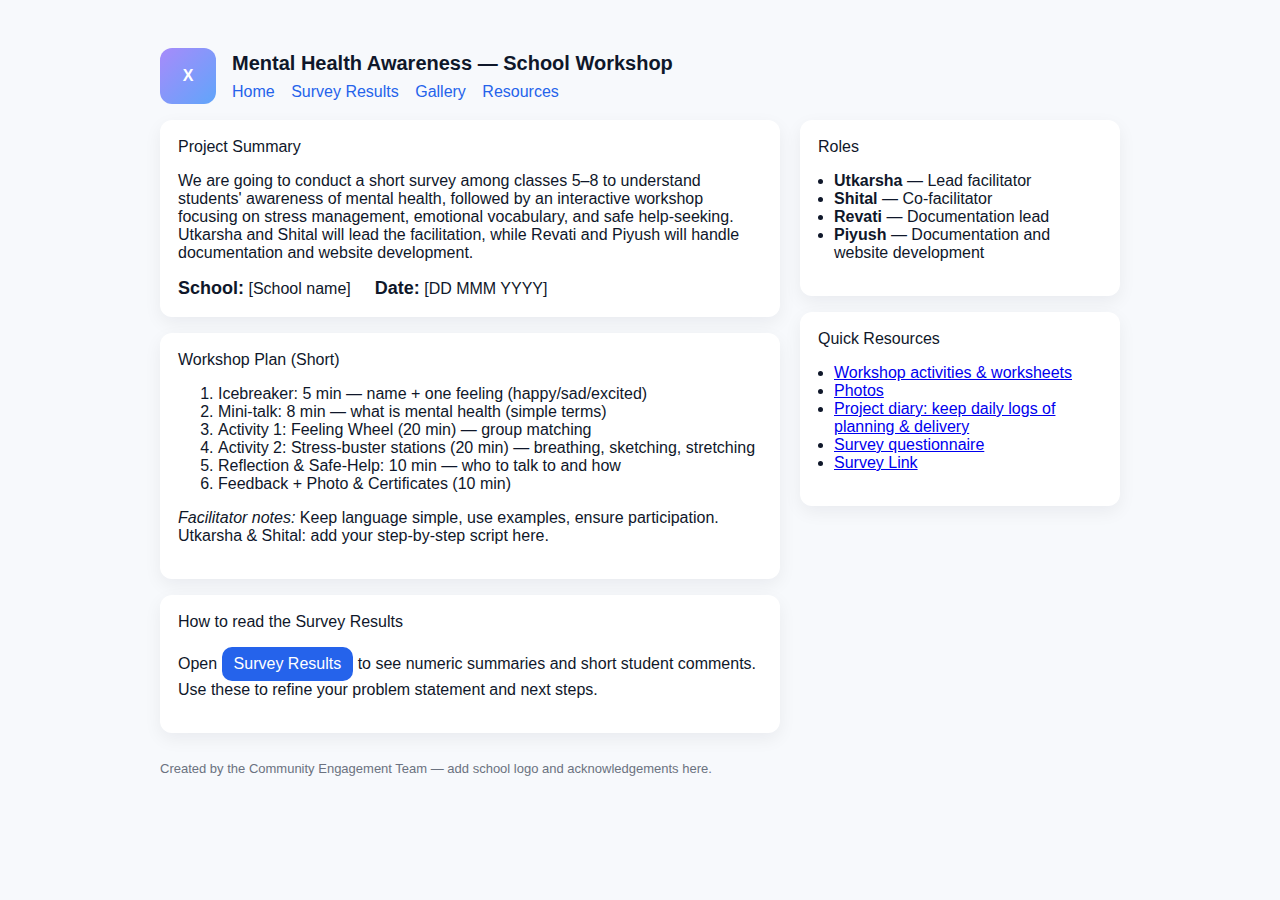
<file: index.html>
<!doctype html>
<html lang="en">
<head>
  <meta charset="utf-8">
  <meta name="viewport" content="width=device-width,initial-scale=1">
  <title>Mental Health Awareness — School Workshop</title>
    <link rel="stylesheet" href="style.css">
  <meta name="description" content="Community project: Mental Health Awareness workshop for school students (classes 5-8). Survey, workshop, gallery, resources, diary.">
</head>
<body>
  <div class="container">
    <header>
      <div style="width:56px;height:56px;border-radius:12px;background:linear-gradient(135deg,#a78bfa,#60a5fa);display:flex;align-items:center;justify-content:center;color:white;font-weight:700">X</div>
      <div class="brand">
        <h1>Mental Health Awareness — School Workshop</h1>
        <nav>
          <a href="index.html">Home</a>
          <a href="survey-results.html">Survey Results</a>
          <a href="gallery.html">Gallery</a>
          <a href="resources.html">Resources</a>
        </nav>
      </div>
    </header>

    <div class="grid">
      <main>
        <section class="card">
          <div class="section-title">Project Summary</div>
          <p>We are going to conduct a short survey among classes 5–8 to understand students' awareness of mental health, followed by an interactive workshop focusing on stress management, emotional vocabulary, and safe help-seeking. Utkarsha and Shital will lead the facilitation, while Revati and Piyush will handle documentation and website development.</p>
          <div style="margin-top:12px" class="kpi">
            <div><strong>School:</strong> [School name]</div>
            <div style="margin-left:12px"><strong>Date:</strong> [DD MMM YYYY]</div>
          </div>
        </section>

        <section class="card">
          <div class="section-title">Workshop Plan (Short)</div>
          <ol>
            <li>Icebreaker: 5 min — name + one feeling (happy/sad/excited)</li>
            <li>Mini-talk: 8 min — what is mental health (simple terms)</li>
            <li>Activity 1: Feeling Wheel (20 min) — group matching</li>
            <li>Activity 2: Stress-buster stations (20 min) — breathing, sketching, stretching</li>
            <li>Reflection & Safe-Help: 10 min — who to talk to and how</li>
            <li>Feedback + Photo & Certificates (10 min)</li>
          </ol>
          <p><em>Facilitator notes:</em> Keep language simple, use examples, ensure participation. Utkarsha & Shital: add your step-by-step script here.</p>
        </section>

        <section class="card">
          <div class="section-title">How to read the Survey Results</div>
          <p>Open <a href="survey-results.html" class="button">Survey Results</a> to see numeric summaries and short student comments. Use these to refine your problem statement and next steps.</p>
        </section>

      </main>

      <aside>
        <div class="card">
          <div class="section-title">Roles</div>
          <ul class="clean">
            <li><strong>Utkarsha</strong> — Lead facilitator</li>
            <li><strong>Shital</strong> — Co-facilitator</li>
            <li><strong>Revati</strong> — Documentation lead</li>
            <li><strong>Piyush</strong> — Documentation and website development</li>
          </ul>
        </div>

        <div class="card">
          <div class="section-title">Quick Resources</div>
          <ul class="clean">
            <li><a href="resources.html">Workshop activities & worksheets</a></li>
            <li><a href="gallery.html">Photos</a></li>
            <li><a href="Project-Diary.html">Project diary: keep daily logs of planning & delivery</a></li>
            <li><a href="questionnare.html">Survey questionnaire</a></li>
            <li><a href="Survey.html">Survey Link</a></li>
          </ul>
        </div>
      </aside>
    </div>

    <div class="footer">Created by the Community Engagement Team — add school logo and acknowledgements here.</div>
  </div>
</body>
</html>
</file>
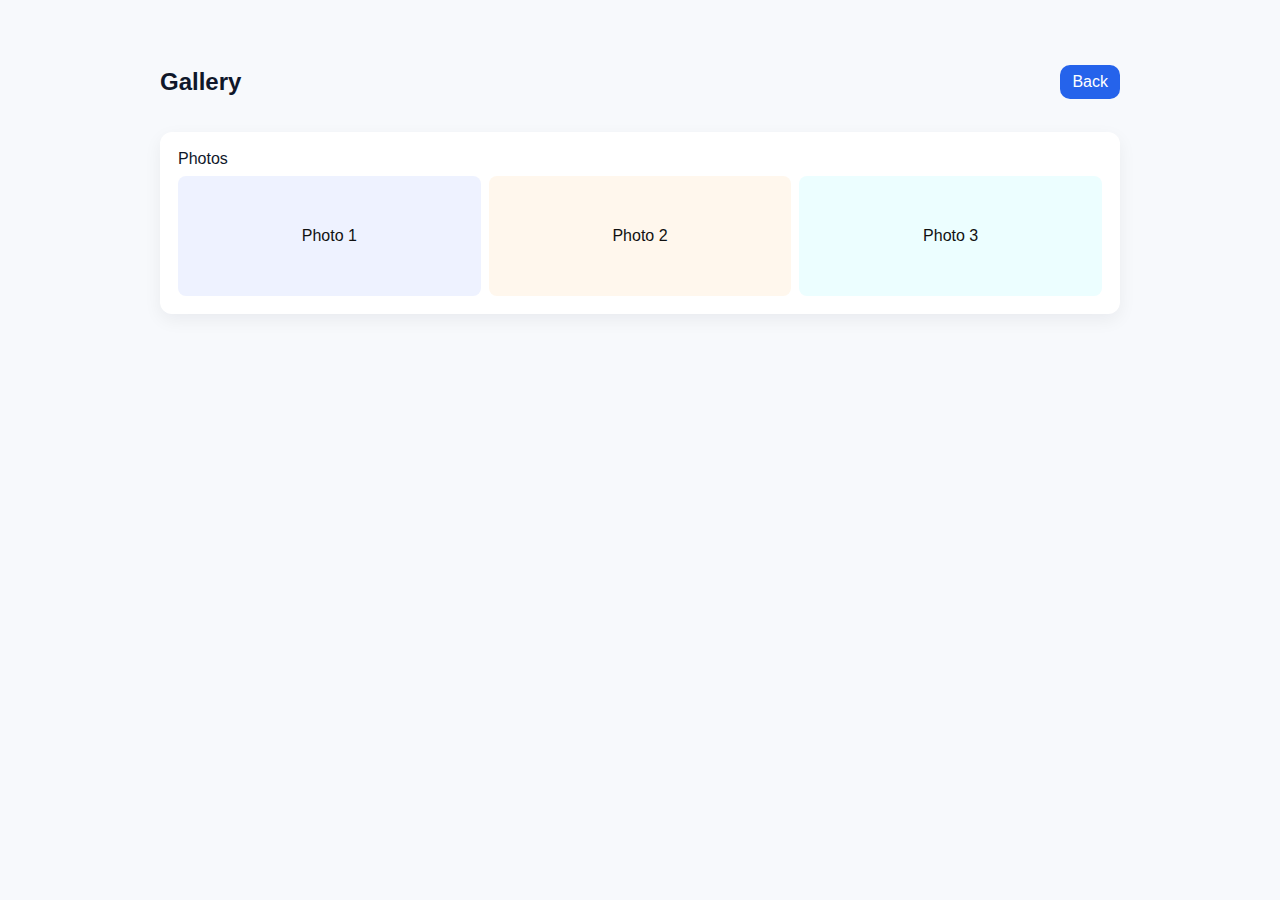
<file: gallery.html>
<!doctype html>
<html lang="en">
<head>
  <meta charset="utf-8">
  <meta name="viewport" content="width=device-width,initial-scale=1">
  <title>Gallery — Mental Health Workshop</title>
    <link rel="stylesheet" href="style.css">
</head>
<body>
  <div class="container">
    <header style="display:flex;align-items:center;justify-content:space-between">
      <h2>Gallery</h2>
      <a href="index.html" class="button">Back</a>
    </header>

    <div class="card">
      <div class="section-title">Photos</div>
      <div class="gallery-grid">
        <!-- PASTE IMAGES HERE by Piyush. Use <img src="photos/1.jpg" alt="..."> -->
        <div style="background:#eef2ff;height:120px;border-radius:8px;display:flex;align-items:center;justify-content:center;color:#111">Photo 1</div>
        <div style="background:#fff7ed;height:120px;border-radius:8px;display:flex;align-items:center;justify-content:center;color:#111">Photo 2</div>
        <div style="background:#ecfeff;height:120px;border-radius:8px;display:flex;align-items:center;justify-content:center;color:#111">Photo 3</div>
      </div>
    </div>

  </div>
</body>
</html>
</file>
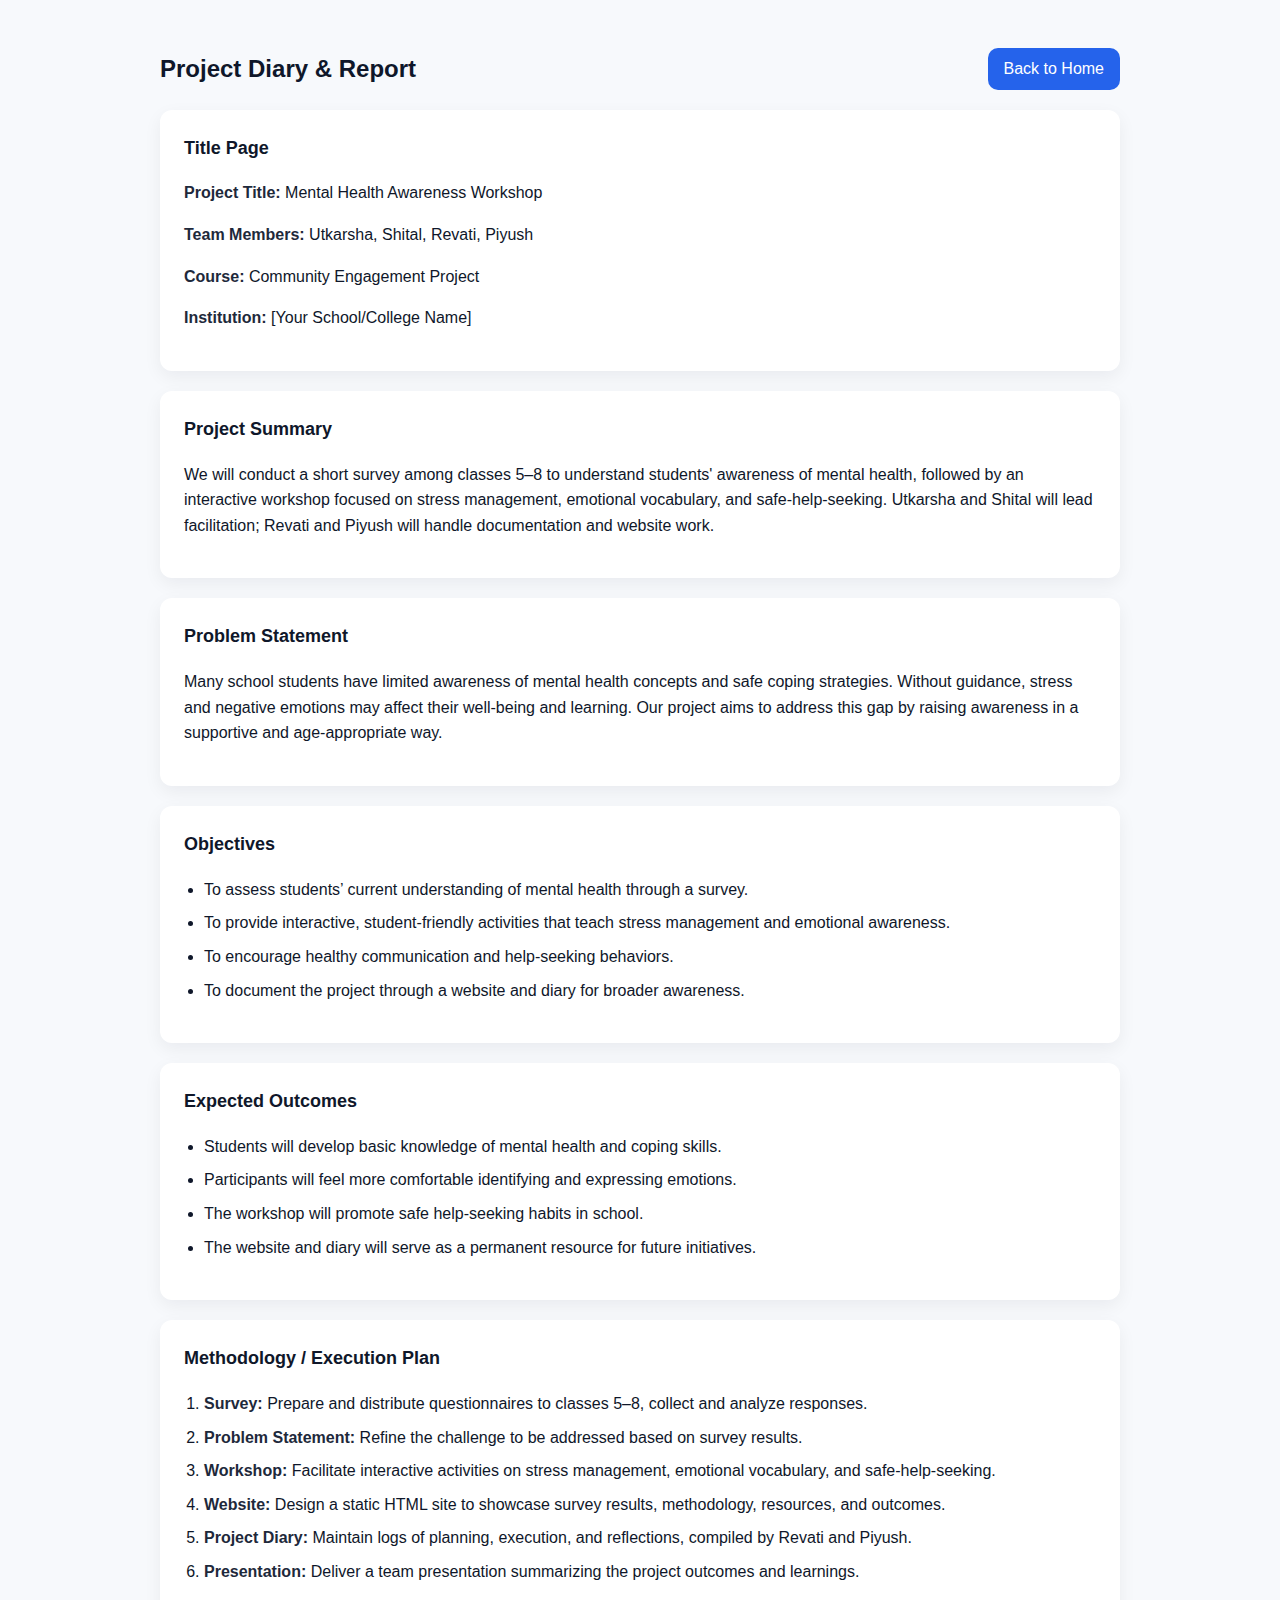
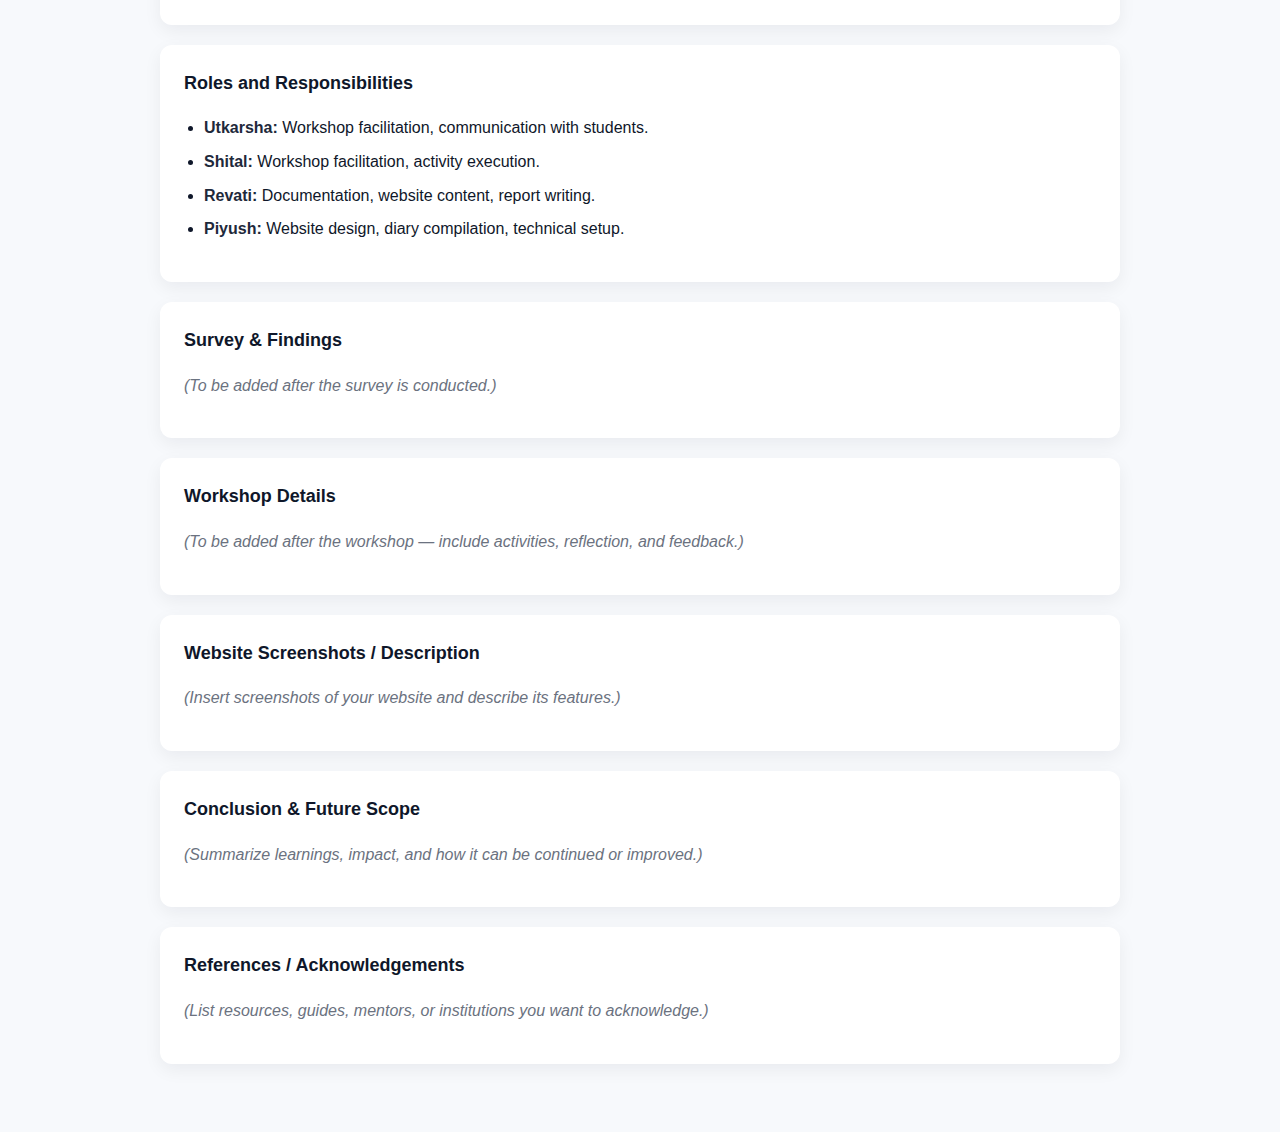
<file: Project-Diary.html>
<!doctype html>
<html lang="en">
<head>
  <meta charset="utf-8">
  <meta name="viewport" content="width=device-width, initial-scale=1">
  <title>Project Diary - Mental Health Workshop</title>
  <meta name="description" content="A detailed project diary logging the planning, execution, and outcomes of the Mental Health Awareness Workshop school project.">
  <style>
    :root {
      --bg: #f7f9fc;
      --card: #ffffff;
      --muted: #6b7280;
      --accent: #2563eb;
      --radius: 12px;
      --maxw: 1000px;
    }
    * { box-sizing: border-box; font-family: Inter, Segoe UI, Arial, sans-serif; }
    body { margin: 0; background: var(--bg); color: #0f172a; line-height: 1.6; }
    .container { max-width: var(--maxw); margin: 28px auto; padding: 20px; }
    header { display: flex; align-items: center; justify-content: space-between; margin-bottom: 20px; }
    h2 { margin: 0; font-size: 24px; }
    h3 { font-size: 18px; margin-top: 0; }
    .card { background: var(--card); padding: 24px; border-radius: var(--radius); box-shadow: 0 6px 18px rgba(12, 18, 31, 0.06); margin-bottom: 20px; }
    .button { display: inline-block; padding: 8px 16px; border-radius: 10px; background: var(--accent); color: white; text-decoration: none; font-weight: 500; }
    ul, ol { padding-left: 20px; }
    li { margin-bottom: 8px; }
    strong { color: #1e293b; }
    .placeholder { color: var(--muted); font-style: italic; }
  </style>
</head>
<body>
  <div class="container">
    <header>
      <h2>Project Diary & Report</h2>
      <a href="index.html" class="button">Back to Home</a>
    </header>

    <main>
      <section class="card">
        <h3>Title Page</h3>
        <p><strong>Project Title:</strong> Mental Health Awareness Workshop</p>
        <p><strong>Team Members:</strong> Utkarsha, Shital, Revati, Piyush</p>
        <p><strong>Course:</strong> Community Engagement Project</p>
        <p><strong>Institution:</strong> [Your School/College Name]</p>
      </section>

      <section class="card">
        <h3>Project Summary</h3>
        <p>We will conduct a short survey among classes 5–8 to understand students' awareness of mental health, followed by an interactive workshop focused on stress management, emotional vocabulary, and safe-help-seeking. Utkarsha and Shital will lead facilitation; Revati and Piyush will handle documentation and website work.</p>
      </section>

      <section class="card">
        <h3>Problem Statement</h3>
        <p>Many school students have limited awareness of mental health concepts and safe coping strategies. Without guidance, stress and negative emotions may affect their well-being and learning. Our project aims to address this gap by raising awareness in a supportive and age-appropriate way.</p>
      </section>

      <section class="card">
        <h3>Objectives</h3>
        <ul>
          <li>To assess students’ current understanding of mental health through a survey.</li>
          <li>To provide interactive, student-friendly activities that teach stress management and emotional awareness.</li>
          <li>To encourage healthy communication and help-seeking behaviors.</li>
          <li>To document the project through a website and diary for broader awareness.</li>
        </ul>
      </section>

      <section class="card">
        <h3>Expected Outcomes</h3>
        <ul>
          <li>Students will develop basic knowledge of mental health and coping skills.</li>
          <li>Participants will feel more comfortable identifying and expressing emotions.</li>
          <li>The workshop will promote safe help-seeking habits in school.</li>
          <li>The website and diary will serve as a permanent resource for future initiatives.</li>
        </ul>
      </section>

      <section class="card">
        <h3>Methodology / Execution Plan</h3>
        <ol>
          <li><strong>Survey:</strong> Prepare and distribute questionnaires to classes 5–8, collect and analyze responses.</li>
          <li><strong>Problem Statement:</strong> Refine the challenge to be addressed based on survey results.</li>
          <li><strong>Workshop:</strong> Facilitate interactive activities on stress management, emotional vocabulary, and safe-help-seeking.</li>
          <li><strong>Website:</strong> Design a static HTML site to showcase survey results, methodology, resources, and outcomes.</li>
          <li><strong>Project Diary:</strong> Maintain logs of planning, execution, and reflections, compiled by Revati and Piyush.</li>
          <li><strong>Presentation:</strong> Deliver a team presentation summarizing the project outcomes and learnings.</li>
        </ol>
      </section>
      
      <section class="card">
        <h3>Roles and Responsibilities</h3>
        <ul>
          <li><strong>Utkarsha:</strong> Workshop facilitation, communication with students.</li>
          <li><strong>Shital:</strong> Workshop facilitation, activity execution.</li>
          <li><strong>Revati:</strong> Documentation, website content, report writing.</li>
          <li><strong>Piyush:</strong> Website design, diary compilation, technical setup.</li>
        </ul>
      </section>

      <section class="card">
        <h3>Survey & Findings</h3>
        <p class="placeholder">(To be added after the survey is conducted.)</p>
      </section>

      <section class="card">
        <h3>Workshop Details</h3>
        <p class="placeholder">(To be added after the workshop — include activities, reflection, and feedback.)</p>
      </section>

      <section class="card">
        <h3>Website Screenshots / Description</h3>
        <p class="placeholder">(Insert screenshots of your website and describe its features.)</p>
      </section>

      <section class="card">
        <h3>Conclusion & Future Scope</h3>
        <p class="placeholder">(Summarize learnings, impact, and how it can be continued or improved.)</p>
      </section>

      <section class="card">
        <h3>References / Acknowledgements</h3>
        <p class="placeholder">(List resources, guides, mentors, or institutions you want to acknowledge.)</p>
      </section>
    </main>
  </div>
</body>
</html>
</file>
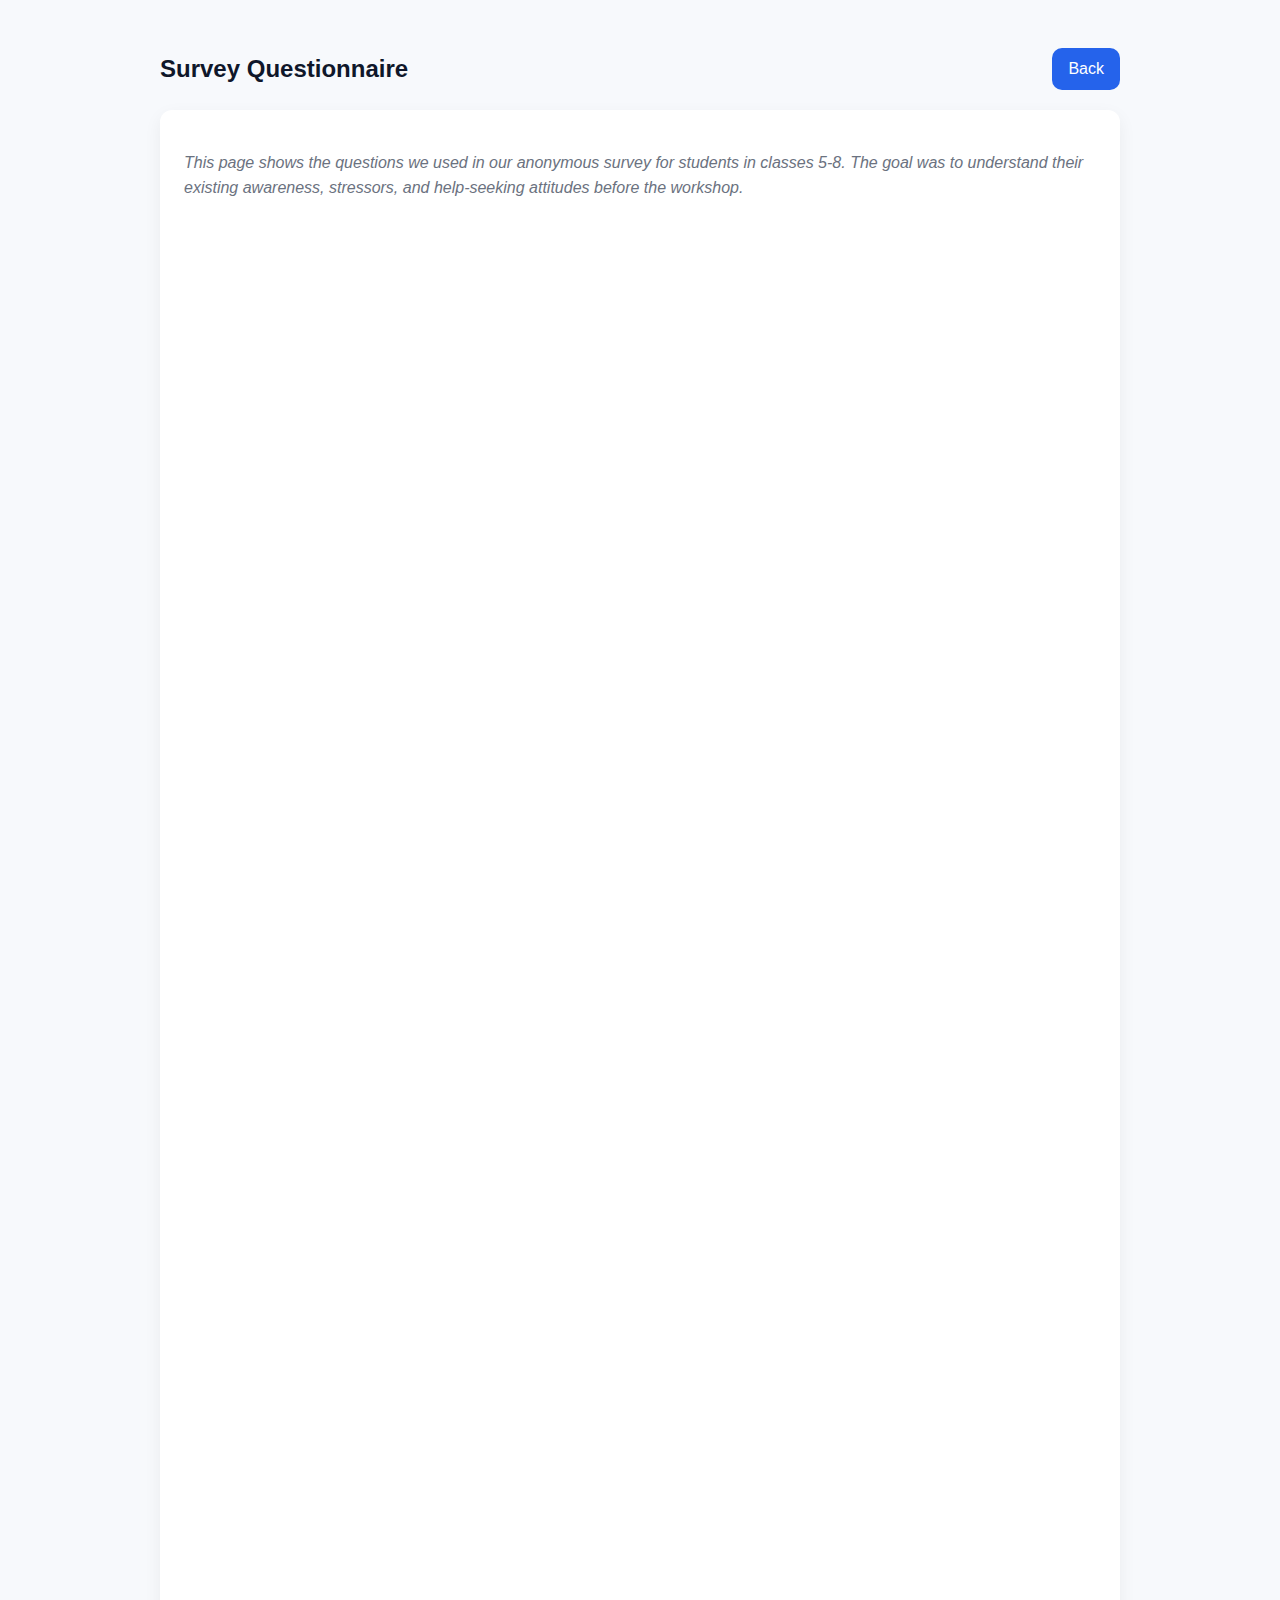
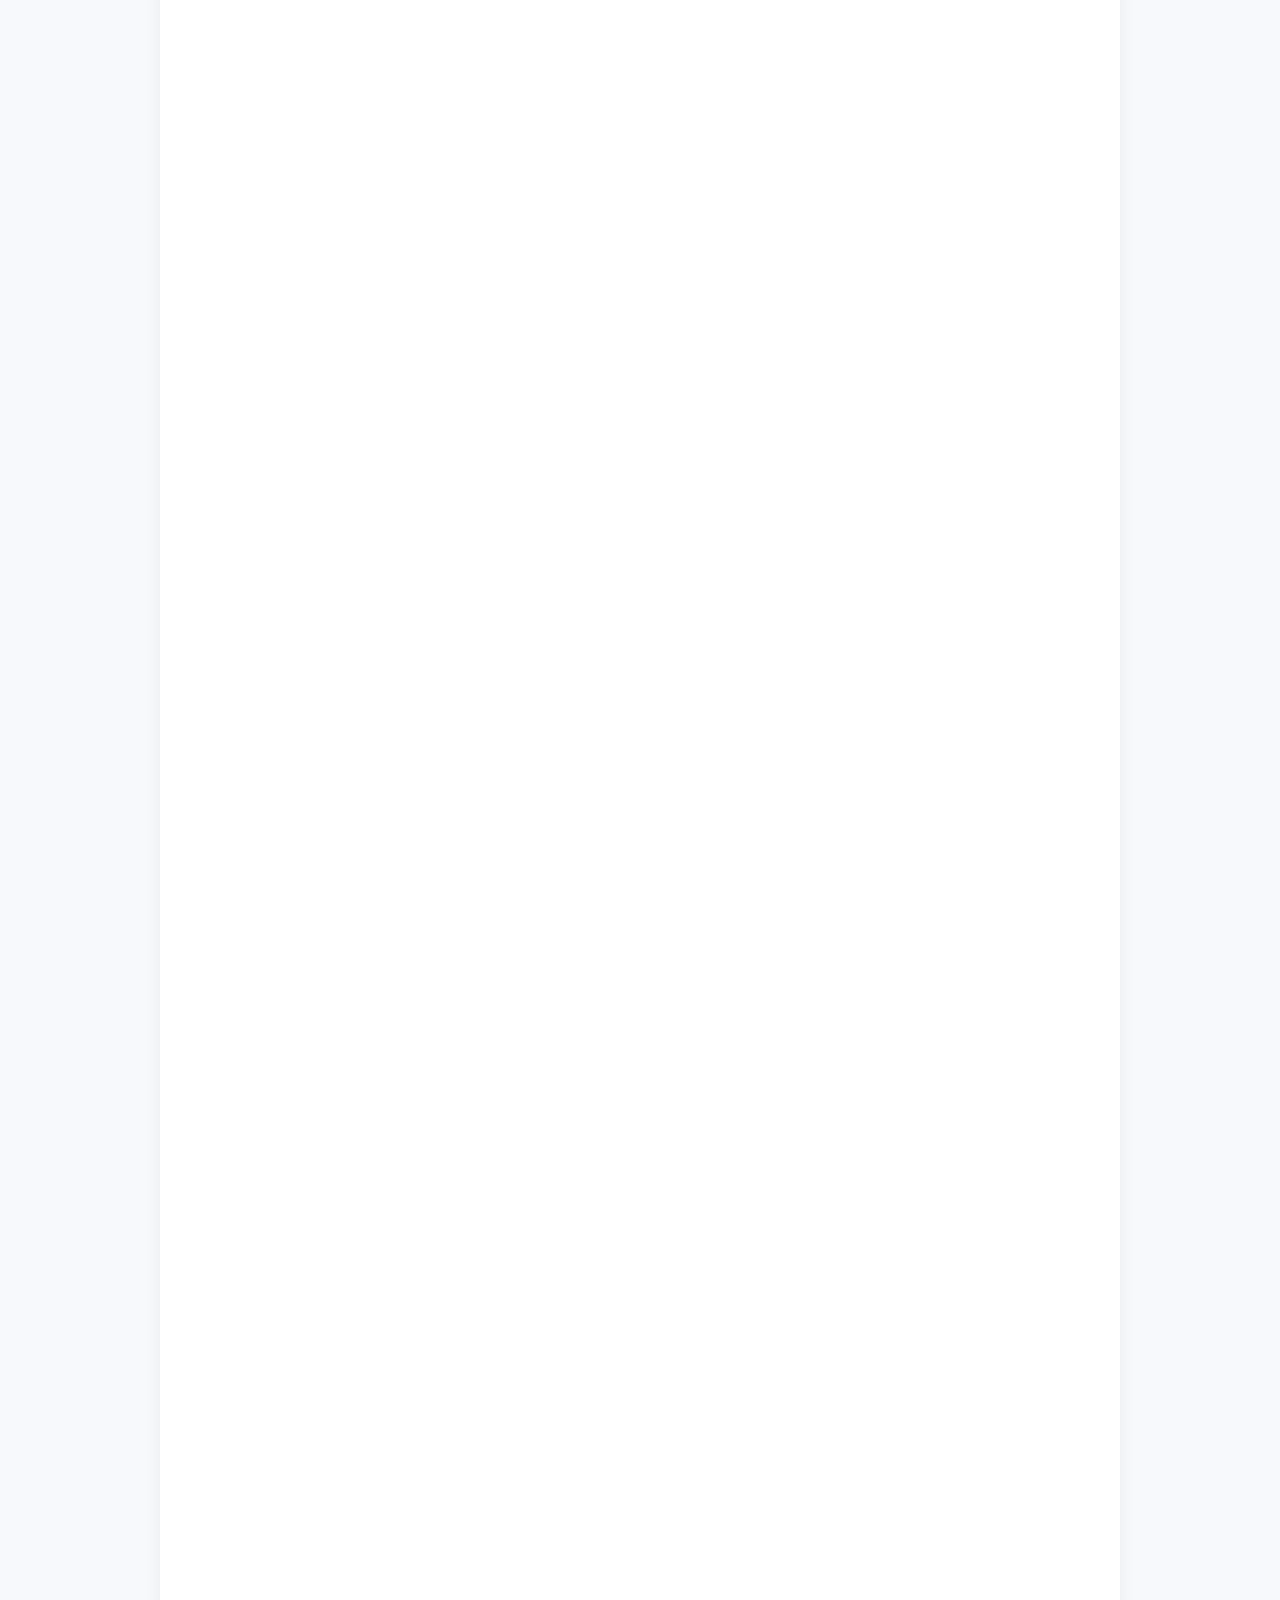
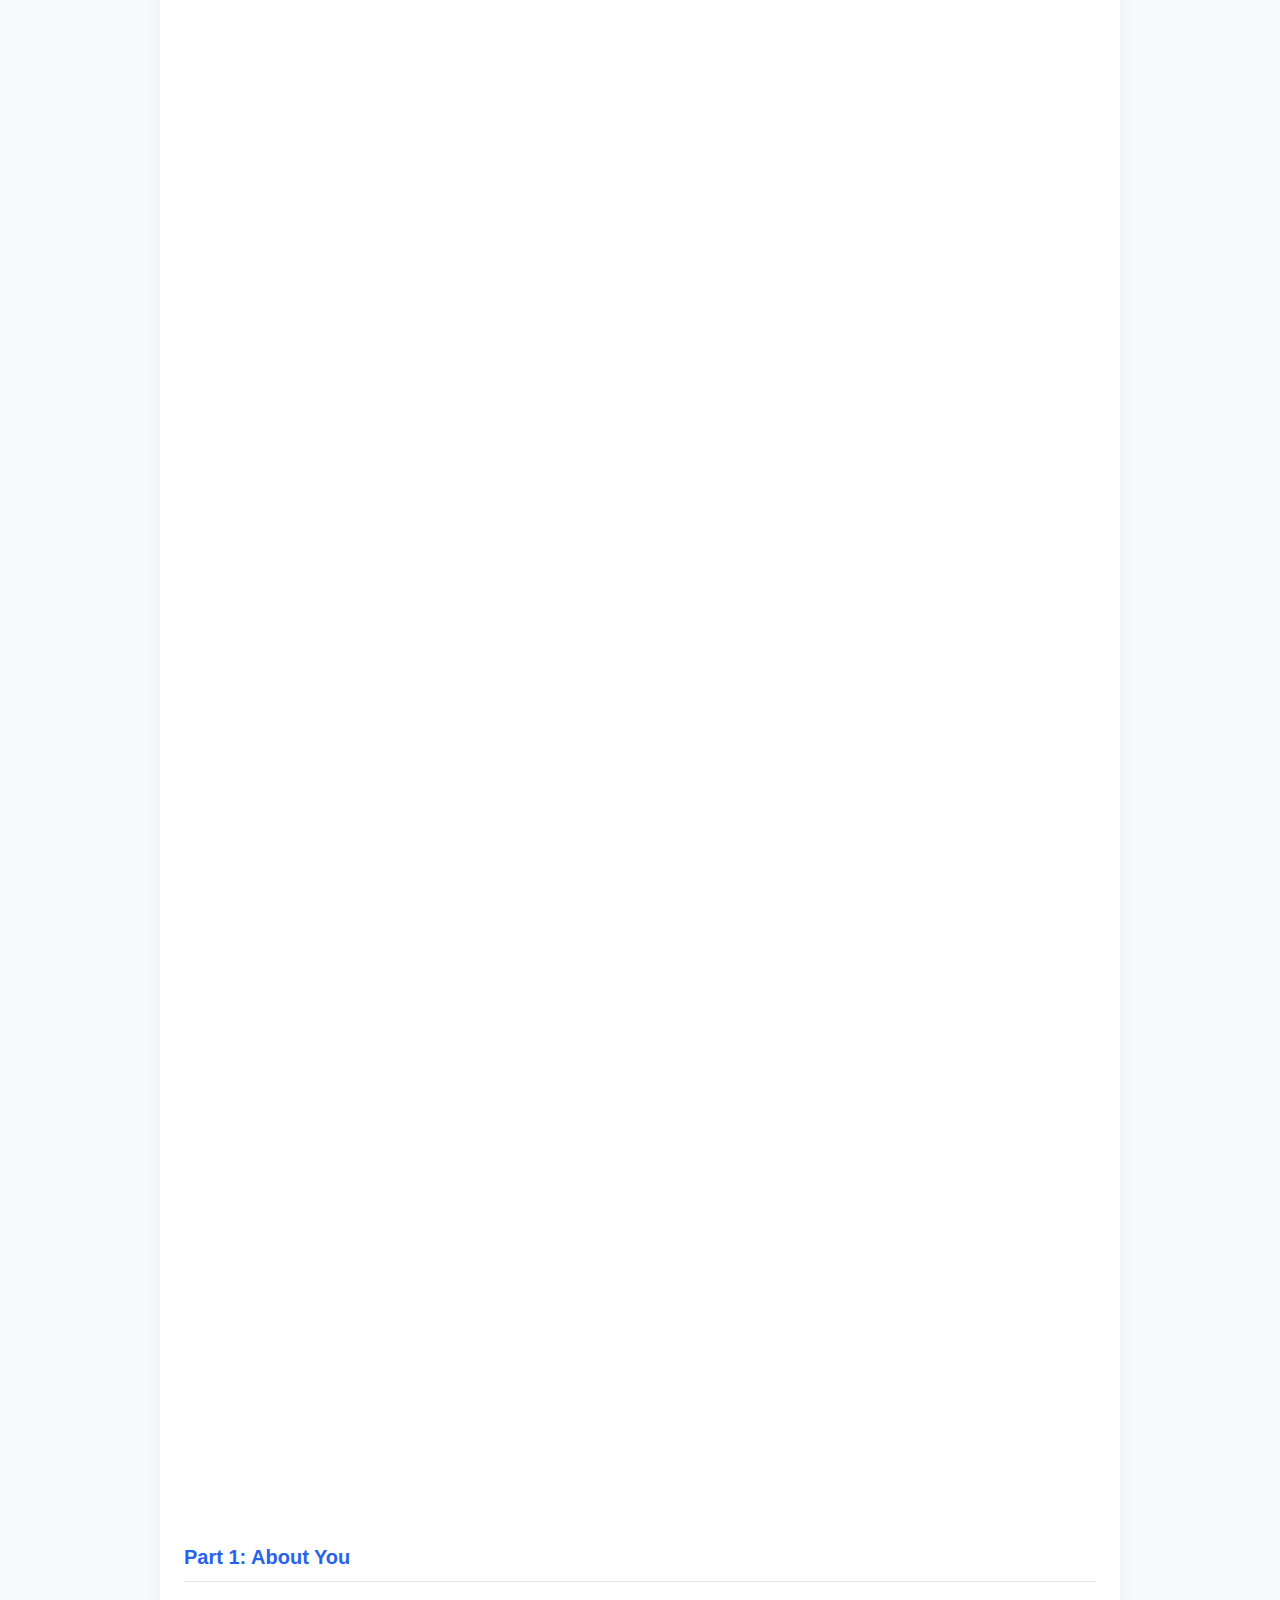
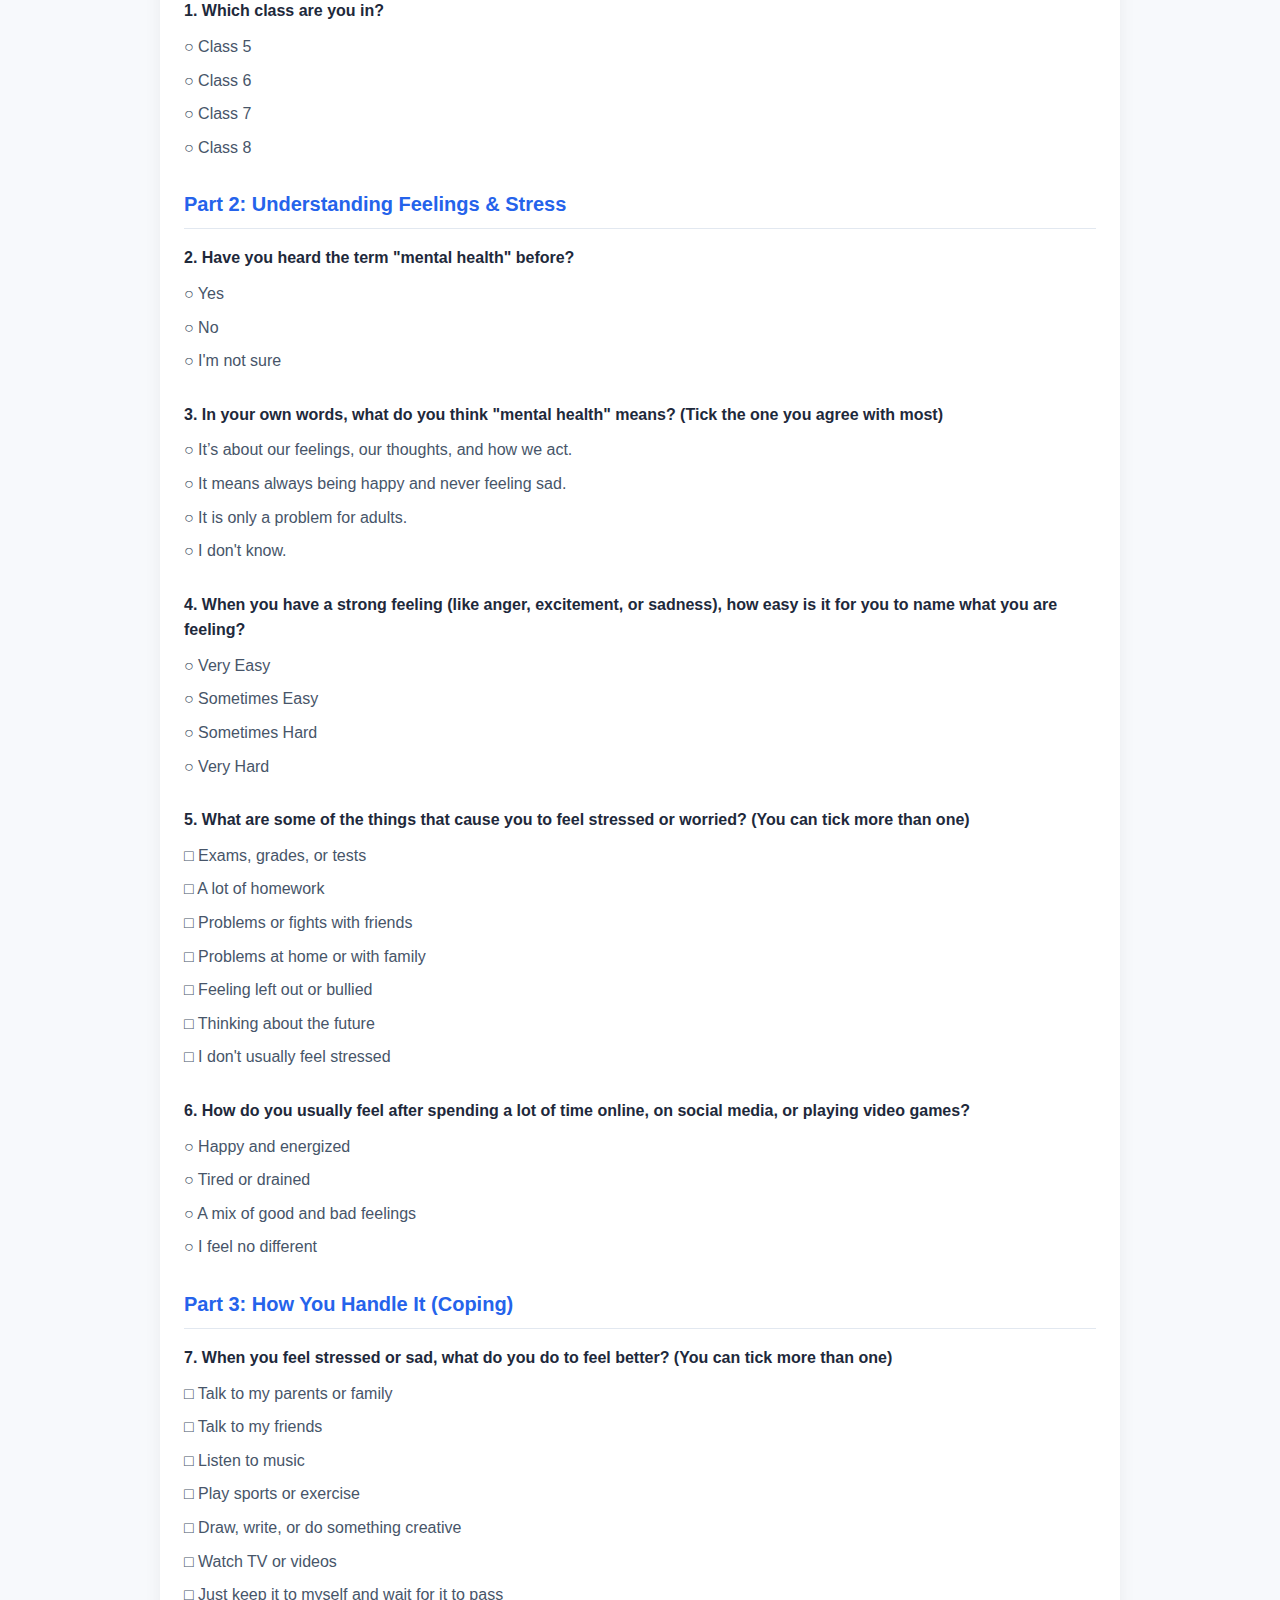
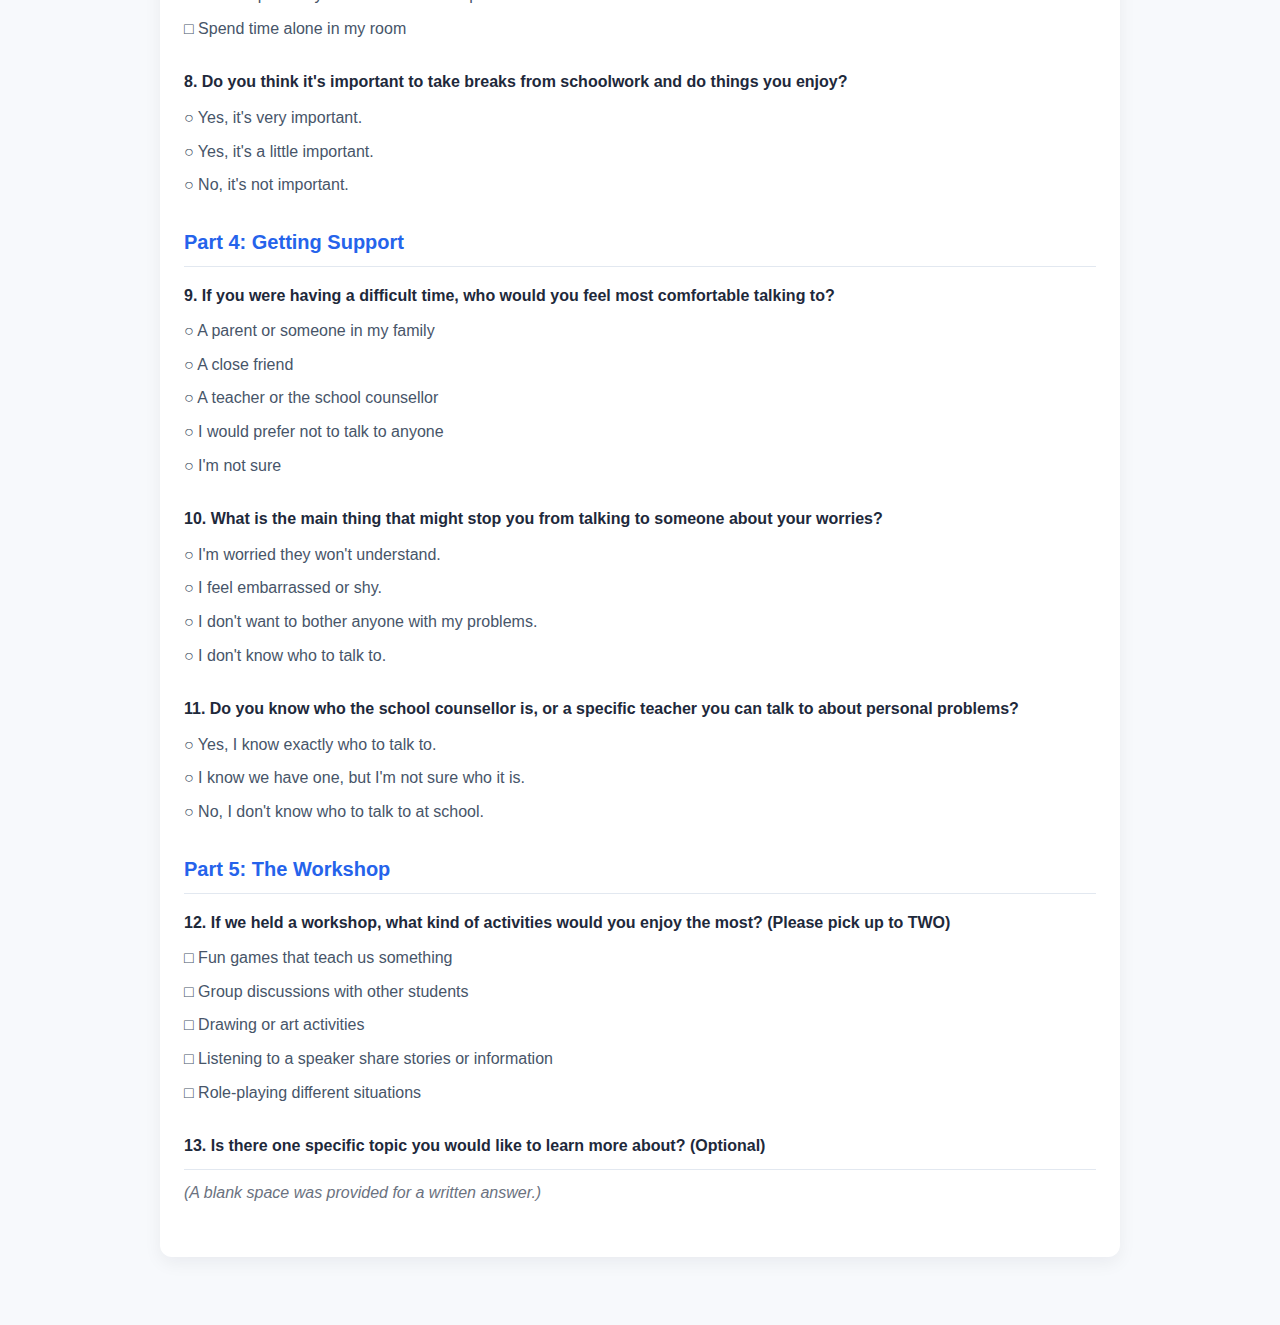
<file: questionnare.html>
<!doctype html>
<html lang="en">
<head>
  <meta charset="utf-8">
  <meta name="viewport" content="width=device-width, initial-scale=1">
  <title>Survey Questionnaire - Mental Health Workshop</title>
  <meta name="description" content="The full questionnaire used for the Mental Health Awareness school project survey.">
  <style>
    :root {
      --bg: #f7f9fc;
      --card: #ffffff;
      --muted: #6b7280;
      --accent: #2563eb;
      --radius: 12px;
      --maxw: 1000px;
    }
    * { box-sizing: border-box; font-family: Inter, Segoe UI, Arial, sans-serif; }
    body { margin: 0; background: var(--bg); color: #0f172a; line-height: 1.6; }
    .container { max-width: var(--maxw); margin: 28px auto; padding: 20px; }
    header { display: flex; align-items: center; justify-content: space-between; margin-bottom: 20px; }
    h2 { margin: 0; font-size: 24px; }
    h3 { font-size: 20px; color: var(--accent); border-bottom: 1px solid #e2e8f0; padding-bottom: 8px; margin-top: 0; margin-bottom: 16px;}
    .card { background: var(--card); padding: 24px; border-radius: var(--radius); box-shadow: 0 6px 18px rgba(12, 18, 31, 0.06); margin-bottom: 20px; }
    .button { display: inline-block; padding: 8px 16px; border-radius: 10px; background: var(--accent); color: white; text-decoration: none; font-weight: 500; }
    .intro-text { font-style: italic; color: var(--muted); margin-bottom: 24px; }
    .question-block { margin-bottom: 28px; }
    .question-block p { font-weight: 600; margin-bottom: 10px; color: #1e293b; }
    .question-block ul { list-style: none; padding-left: 0; margin: 0; }
    .question-block li { margin-bottom: 8px; color: #475569; }
    .placeholder { color: var(--muted); font-style: italic; border-top: 1px solid #e2e8f0; padding-top: 10px; margin-top:10px; }
  </style>
</head>
<body>
  <div class="container">
    <header>
      <h2>Survey Questionnaire</h2>
      <a href="index.html" class="button">Back</a>
    </header>

    <main>
      <div class="card">
        <p class="intro-text">This page shows the questions we used in our anonymous survey for students in classes 5-8. The goal was to understand their existing awareness, stressors, and help-seeking attitudes before the workshop.</p>
<iframe src="https://docs.google.com/forms/d/e/1FAIpQLSfu0ghrtcoOZgbe-GZTQ5LXE3Afz5TN_jBuie8YktIyhLfFbg/viewform?embedded=true" width="640" height="4509" frameborder="0" marginheight="0" marginwidth="0">Loading…</iframe>
        <h3>Part 1: About You</h3>
        <div class="question-block">
          <p>1. Which class are you in?</p>
          <ul>
            <li>○ Class 5</li>
            <li>○ Class 6</li>
            <li>○ Class 7</li>
            <li>○ Class 8</li>
          </ul>
        </div>

        <h3>Part 2: Understanding Feelings & Stress</h3>
        <div class="question-block">
          <p>2. Have you heard the term "mental health" before?</p>
          <ul>
            <li>○ Yes</li>
            <li>○ No</li>
            <li>○ I'm not sure</li>
          </ul>
        </div>
        <div class="question-block">
          <p>3. In your own words, what do you think "mental health" means? (Tick the one you agree with most)</p>
          <ul>
            <li>○ It’s about our feelings, our thoughts, and how we act.</li>
            <li>○ It means always being happy and never feeling sad.</li>
            <li>○ It is only a problem for adults.</li>
            <li>○ I don't know.</li>
          </ul>
        </div>
        <div class="question-block">
          <p>4. When you have a strong feeling (like anger, excitement, or sadness), how easy is it for you to name what you are feeling?</p>
          <ul>
            <li>○ Very Easy</li>
            <li>○ Sometimes Easy</li>
            <li>○ Sometimes Hard</li>
            <li>○ Very Hard</li>
          </ul>
        </div>
        <div class="question-block">
          <p>5. What are some of the things that cause you to feel stressed or worried? (You can tick more than one)</p>
          <ul>
            <li>□ Exams, grades, or tests</li>
            <li>□ A lot of homework</li>
            <li>□ Problems or fights with friends</li>
            <li>□ Problems at home or with family</li>
            <li>□ Feeling left out or bullied</li>
            <li>□ Thinking about the future</li>
            <li>□ I don't usually feel stressed</li>
          </ul>
        </div>
        <div class="question-block">
          <p>6. How do you usually feel after spending a lot of time online, on social media, or playing video games?</p>
          <ul>
            <li>○ Happy and energized</li>
            <li>○ Tired or drained</li>
            <li>○ A mix of good and bad feelings</li>
            <li>○ I feel no different</li>
          </ul>
        </div>

        <h3>Part 3: How You Handle It (Coping)</h3>
        <div class="question-block">
          <p>7. When you feel stressed or sad, what do you do to feel better? (You can tick more than one)</p>
          <ul>
            <li>□ Talk to my parents or family</li>
            <li>□ Talk to my friends</li>
            <li>□ Listen to music</li>
            <li>□ Play sports or exercise</li>
            <li>□ Draw, write, or do something creative</li>
            <li>□ Watch TV or videos</li>
            <li>□ Just keep it to myself and wait for it to pass</li>
            <li>□ Spend time alone in my room</li>
          </ul>
        </div>
        <div class="question-block">
          <p>8. Do you think it's important to take breaks from schoolwork and do things you enjoy?</p>
          <ul>
            <li>○ Yes, it's very important.</li>
            <li>○ Yes, it's a little important.</li>
            <li>○ No, it's not important.</li>
          </ul>
        </div>

        <h3>Part 4: Getting Support</h3>
        <div class="question-block">
          <p>9. If you were having a difficult time, who would you feel most comfortable talking to?</p>
          <ul>
            <li>○ A parent or someone in my family</li>
            <li>○ A close friend</li>
            <li>○ A teacher or the school counsellor</li>
            <li>○ I would prefer not to talk to anyone</li>
            <li>○ I'm not sure</li>
          </ul>
        </div>
        <div class="question-block">
          <p>10. What is the main thing that might stop you from talking to someone about your worries?</p>
          <ul>
            <li>○ I'm worried they won't understand.</li>
            <li>○ I feel embarrassed or shy.</li>
            <li>○ I don't want to bother anyone with my problems.</li>
            <li>○ I don't know who to talk to.</li>
          </ul>
        </div>
        <div class="question-block">
          <p>11. Do you know who the school counsellor is, or a specific teacher you can talk to about personal problems?</p>
          <ul>
            <li>○ Yes, I know exactly who to talk to.</li>
            <li>○ I know we have one, but I'm not sure who it is.</li>
            <li>○ No, I don't know who to talk to at school.</li>
          </ul>
        </div>

        <h3>Part 5: The Workshop</h3>
        <div class="question-block">
          <p>12. If we held a workshop, what kind of activities would you enjoy the most? (Please pick up to TWO)</p>
          <ul>
            <li>□ Fun games that teach us something</li>
            <li>□ Group discussions with other students</li>
            <li>□ Drawing or art activities</li>
            <li>□ Listening to a speaker share stories or information</li>
            <li>□ Role-playing different situations</li>
          </ul>
        </div>
        <div class="question-block">
            <p>13. Is there one specific topic you would like to learn more about? (Optional)</p>
            <div class="placeholder">(A blank space was provided for a written answer.)</div>
        </div>

      </div>
    </main>
  </div>
</body>
</html>
</file>
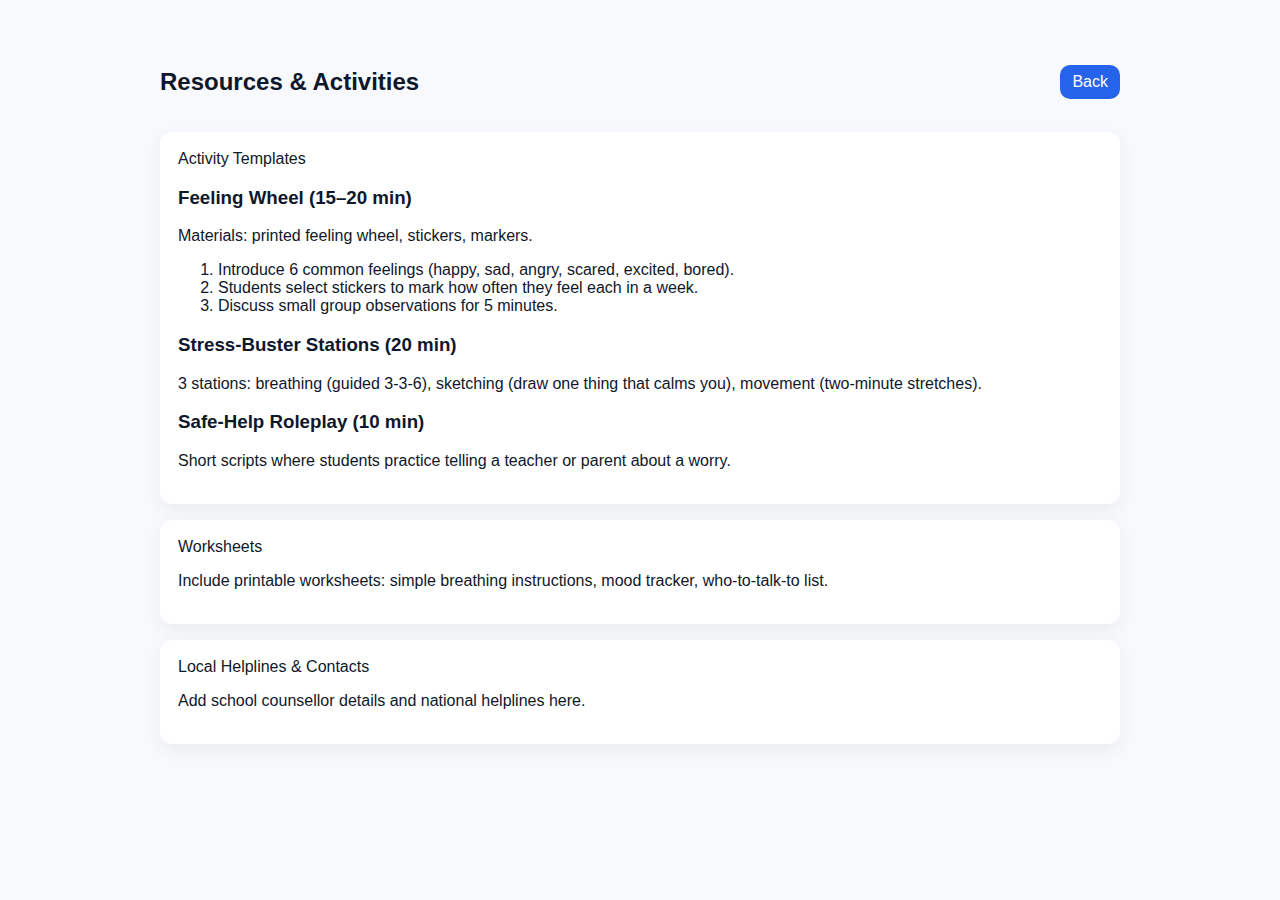
<file: resources.html>
<!doctype html>
<html lang="en">
<head>
  <meta charset="utf-8">
  <meta name="viewport" content="width=device-width,initial-scale=1">
  <title>Resources — Mental Health Workshop</title>
    <link rel="stylesheet" href="style.css">
</head>
<body>
  <div class="container">
    <header style="display:flex;align-items:center;justify-content:space-between">
      <h2>Resources & Activities</h2>
      <a href="index.html" class="button">Back</a>
    </header>

    <div class="card">
      <div class="section-title">Activity Templates</div>
      <h3>Feeling Wheel (15–20 min)</h3>
      <p>Materials: printed feeling wheel, stickers, markers.</p>
      <ol>
        <li>Introduce 6 common feelings (happy, sad, angry, scared, excited, bored).</li>
        <li>Students select stickers to mark how often they feel each in a week.</li>
        <li>Discuss small group observations for 5 minutes.</li>
      </ol>

      <h3>Stress-Buster Stations (20 min)</h3>
      <p>3 stations: breathing (guided 3-3-6), sketching (draw one thing that calms you), movement (two-minute stretches).</p>

      <h3>Safe-Help Roleplay (10 min)</h3>
      <p>Short scripts where students practice telling a teacher or parent about a worry.</p>
    </div>

    <div class="card">
      <div class="section-title">Worksheets</div>
      <p>Include printable worksheets: simple breathing instructions, mood tracker, who-to-talk-to list.</p>
    </div>

    <div class="card">
      <div class="section-title">Local Helplines & Contacts</div>
      <p>Add school counsellor details and national helplines here.</p>
    </div>
  </div>
</body>
</html>
</file>
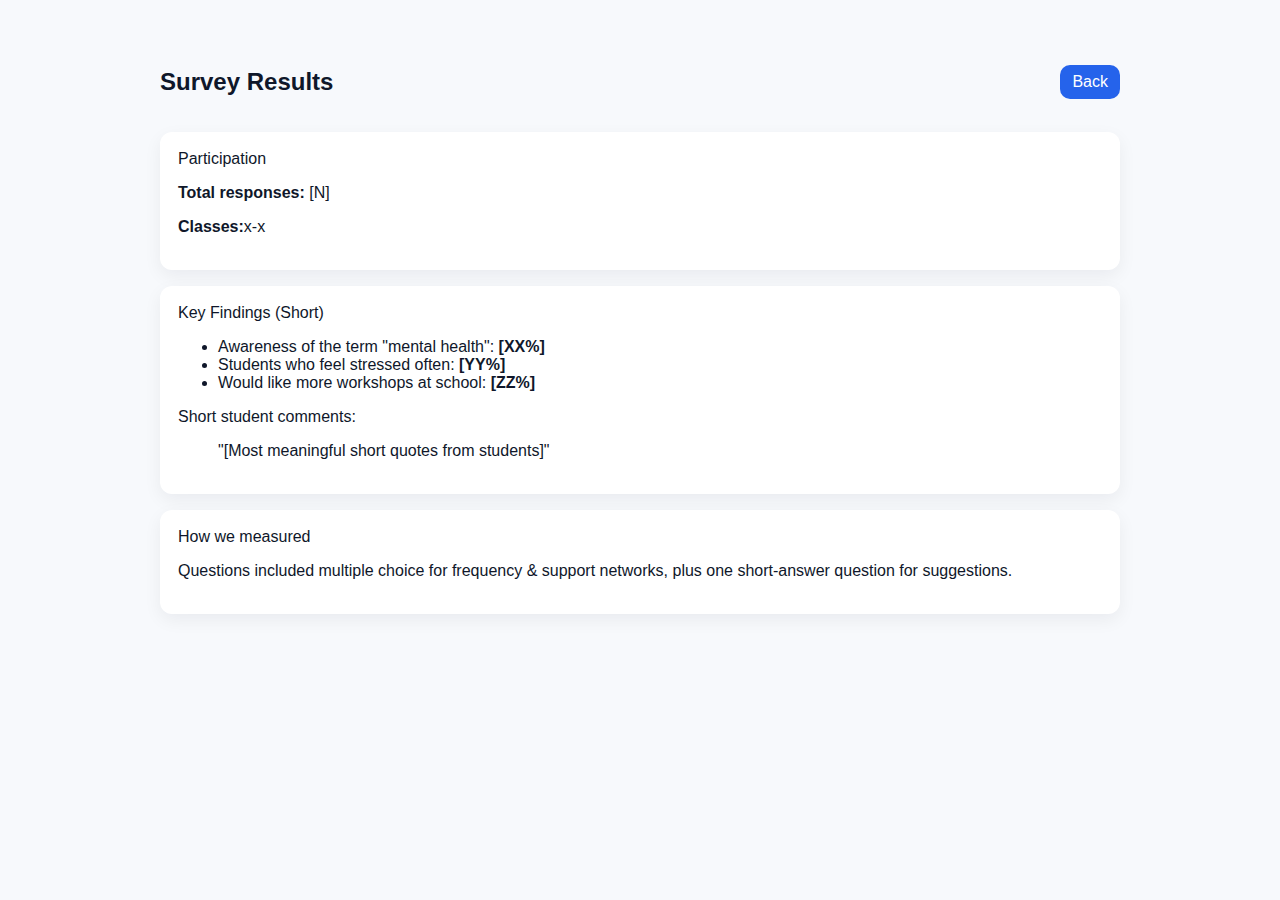
<file: survey-results.html>
<!doctype html>
<html lang="en">
<head>
  <meta charset="utf-8">
  <meta name="viewport" content="width=device-width,initial-scale=1">
  <title>Survey Results — Mental Health Workshop</title>
    <link rel="stylesheet" href="style.css">
</head>
<body>
  <div class="container">
    <header style="display:flex;align-items:center;justify-content:space-between">
      <h2>Survey Results</h2>
      <a href="index.html" class="button">Back</a>
    </header>

    <div class="card">
      <div class="section-title">Participation</div>
      <p><strong>Total responses:</strong> <span id="totalResponses">[N]</span></p>
      <p><strong>Classes:</strong>x-x</p>
    </div>

    <div class="card">
      <div class="section-title">Key Findings (Short)</div>
      <ul>
        <li>Awareness of the term "mental health": <strong>[XX%]</strong></li>
        <li>Students who feel stressed often: <strong>[YY%]</strong></li>
        <li>Would like more workshops at school: <strong>[ZZ%]</strong></li>
      </ul>
      <p>Short student comments:</p>
      <blockquote id="comments">"[Most meaningful short quotes from students]"</blockquote>
    </div>

    <div class="card">
      <div class="section-title">How we measured</div>
      <p>Questions included multiple choice for frequency & support networks, plus one short-answer question for suggestions.</p>
    </div>

    <p class="footer"></p>
  </div>
</body>
</html>
</file>
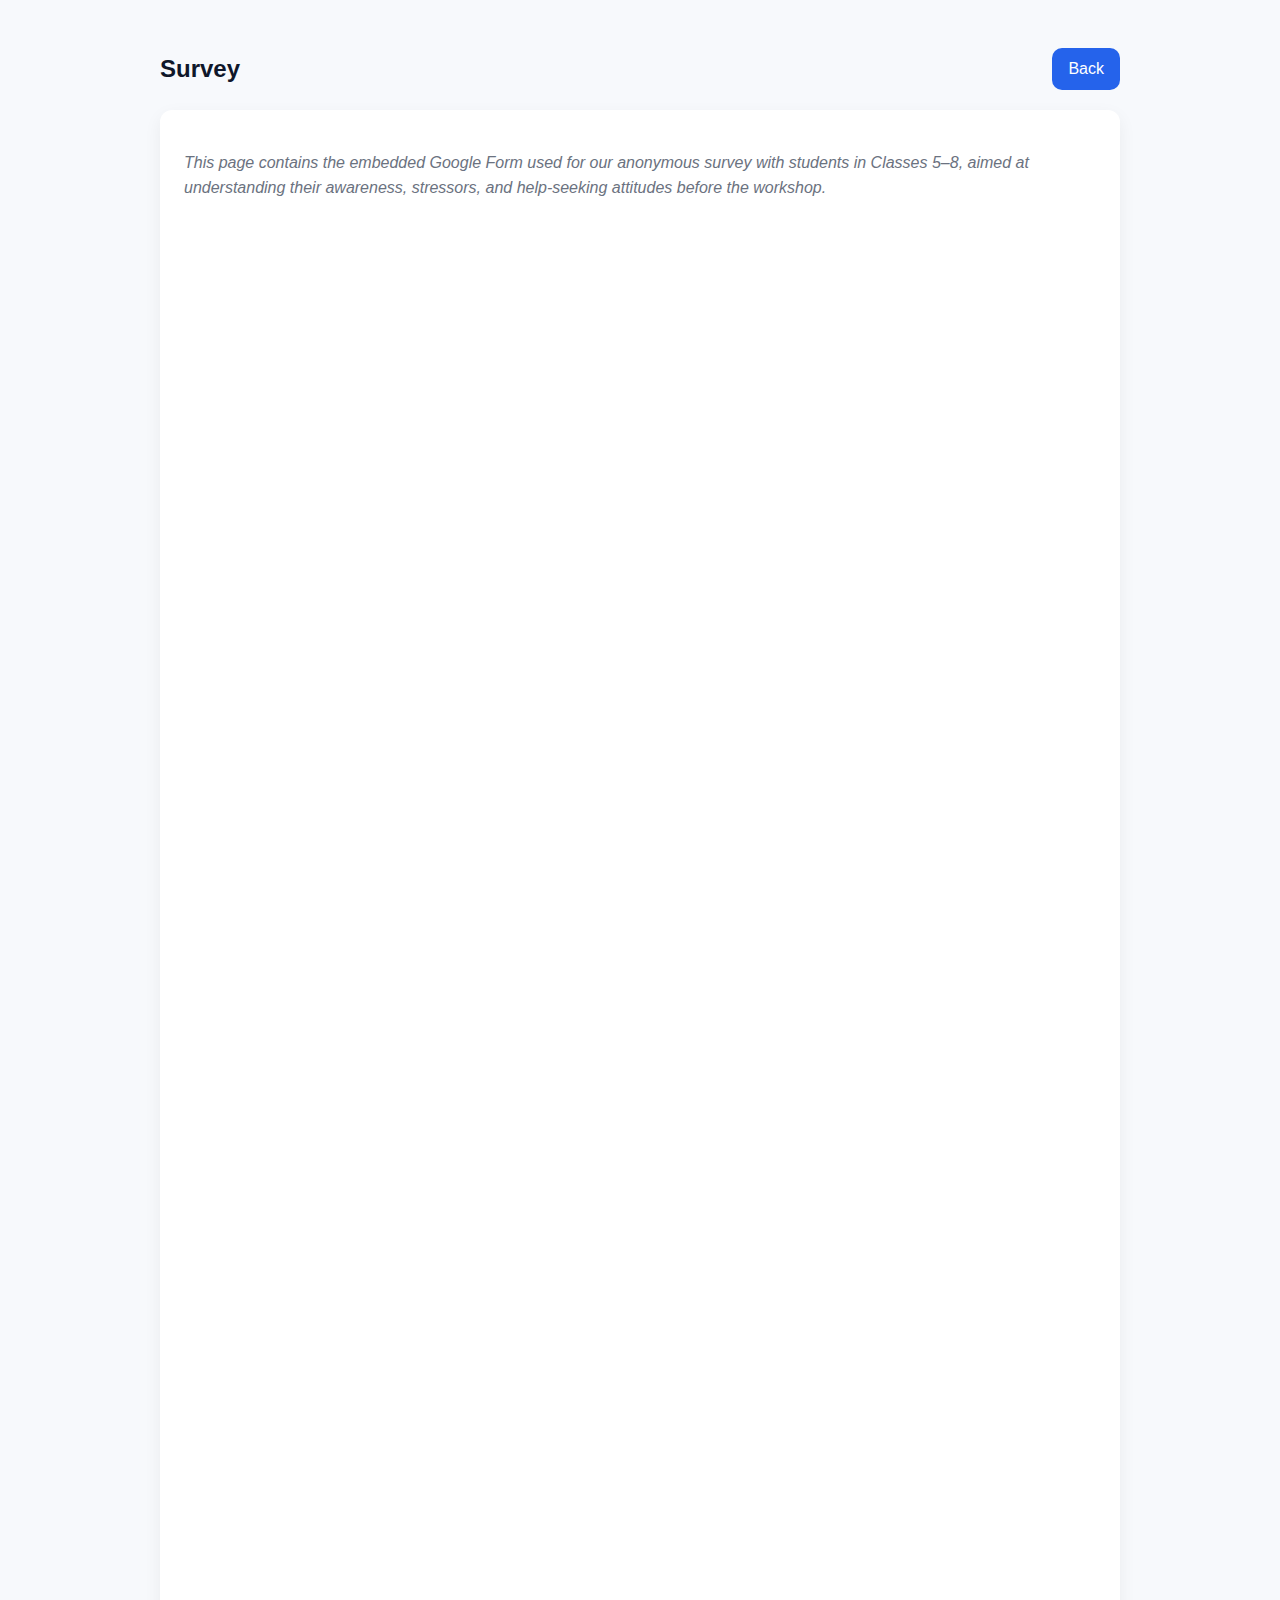
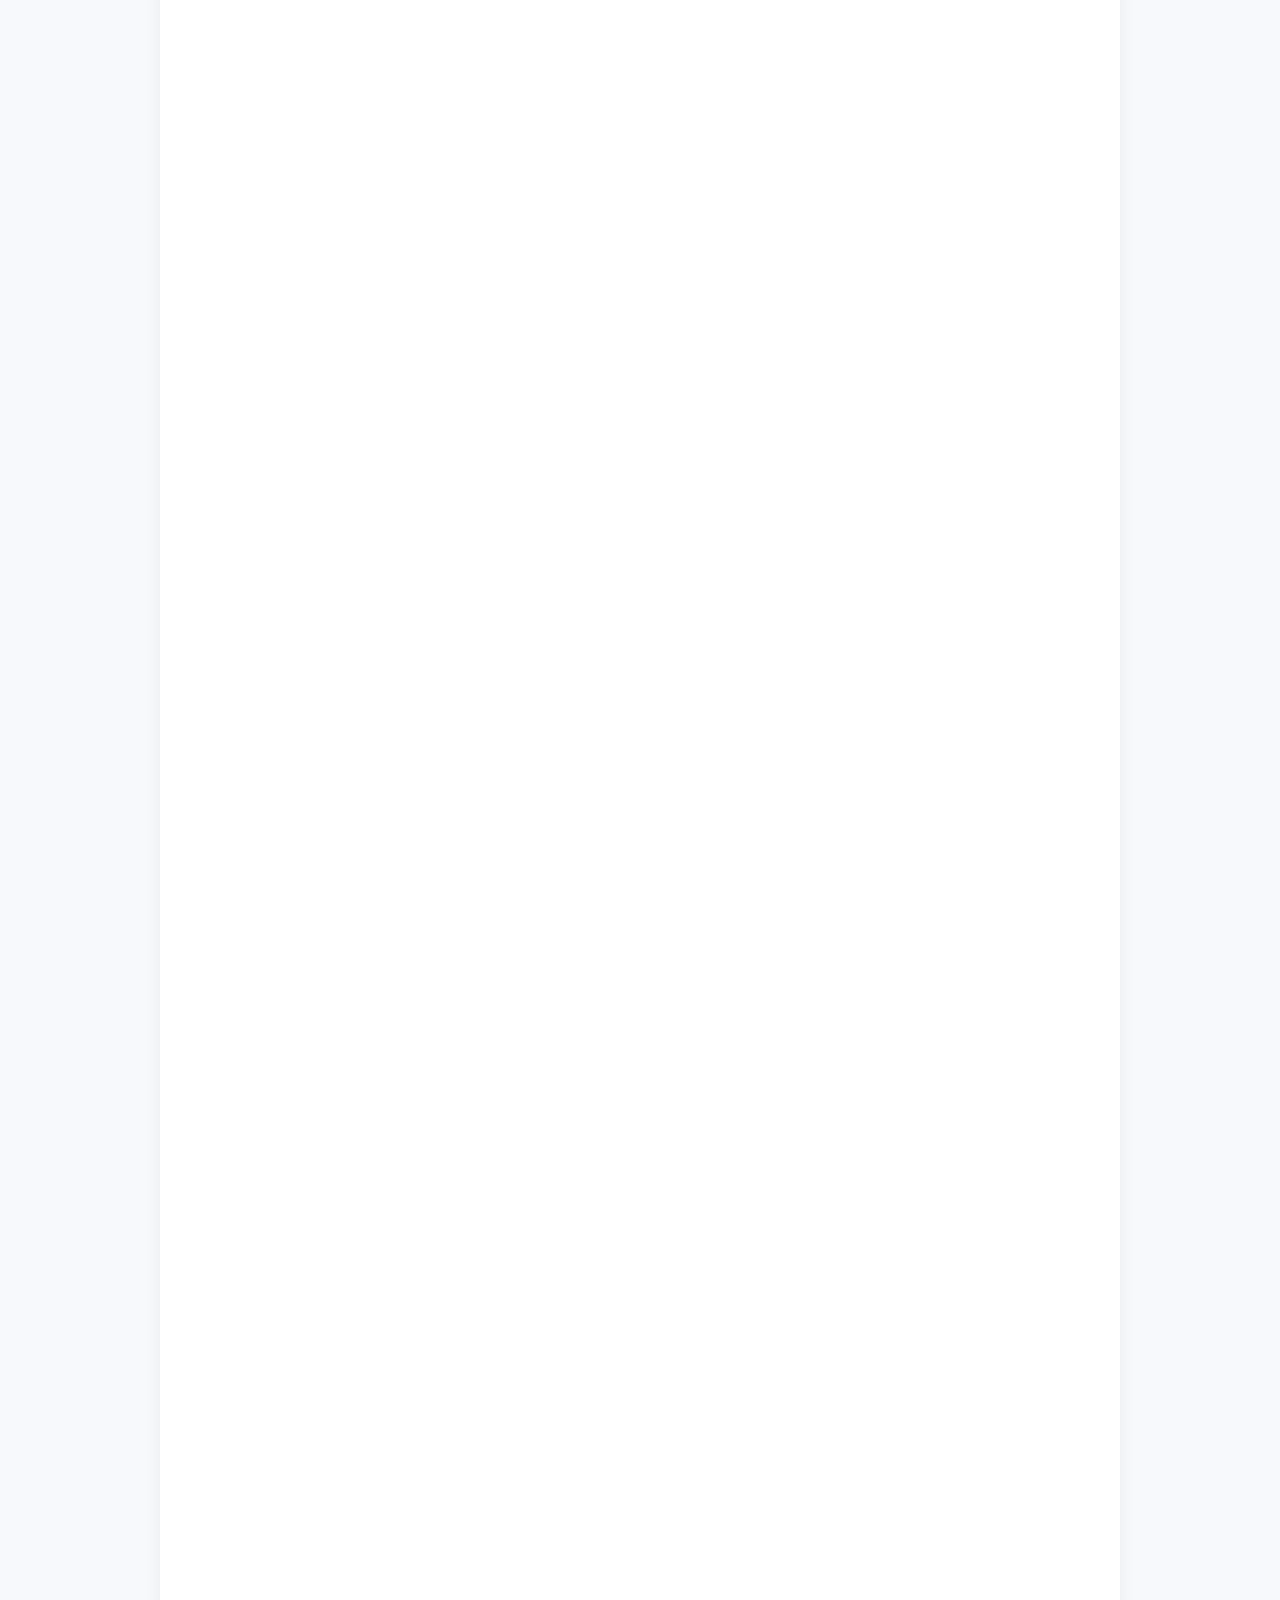
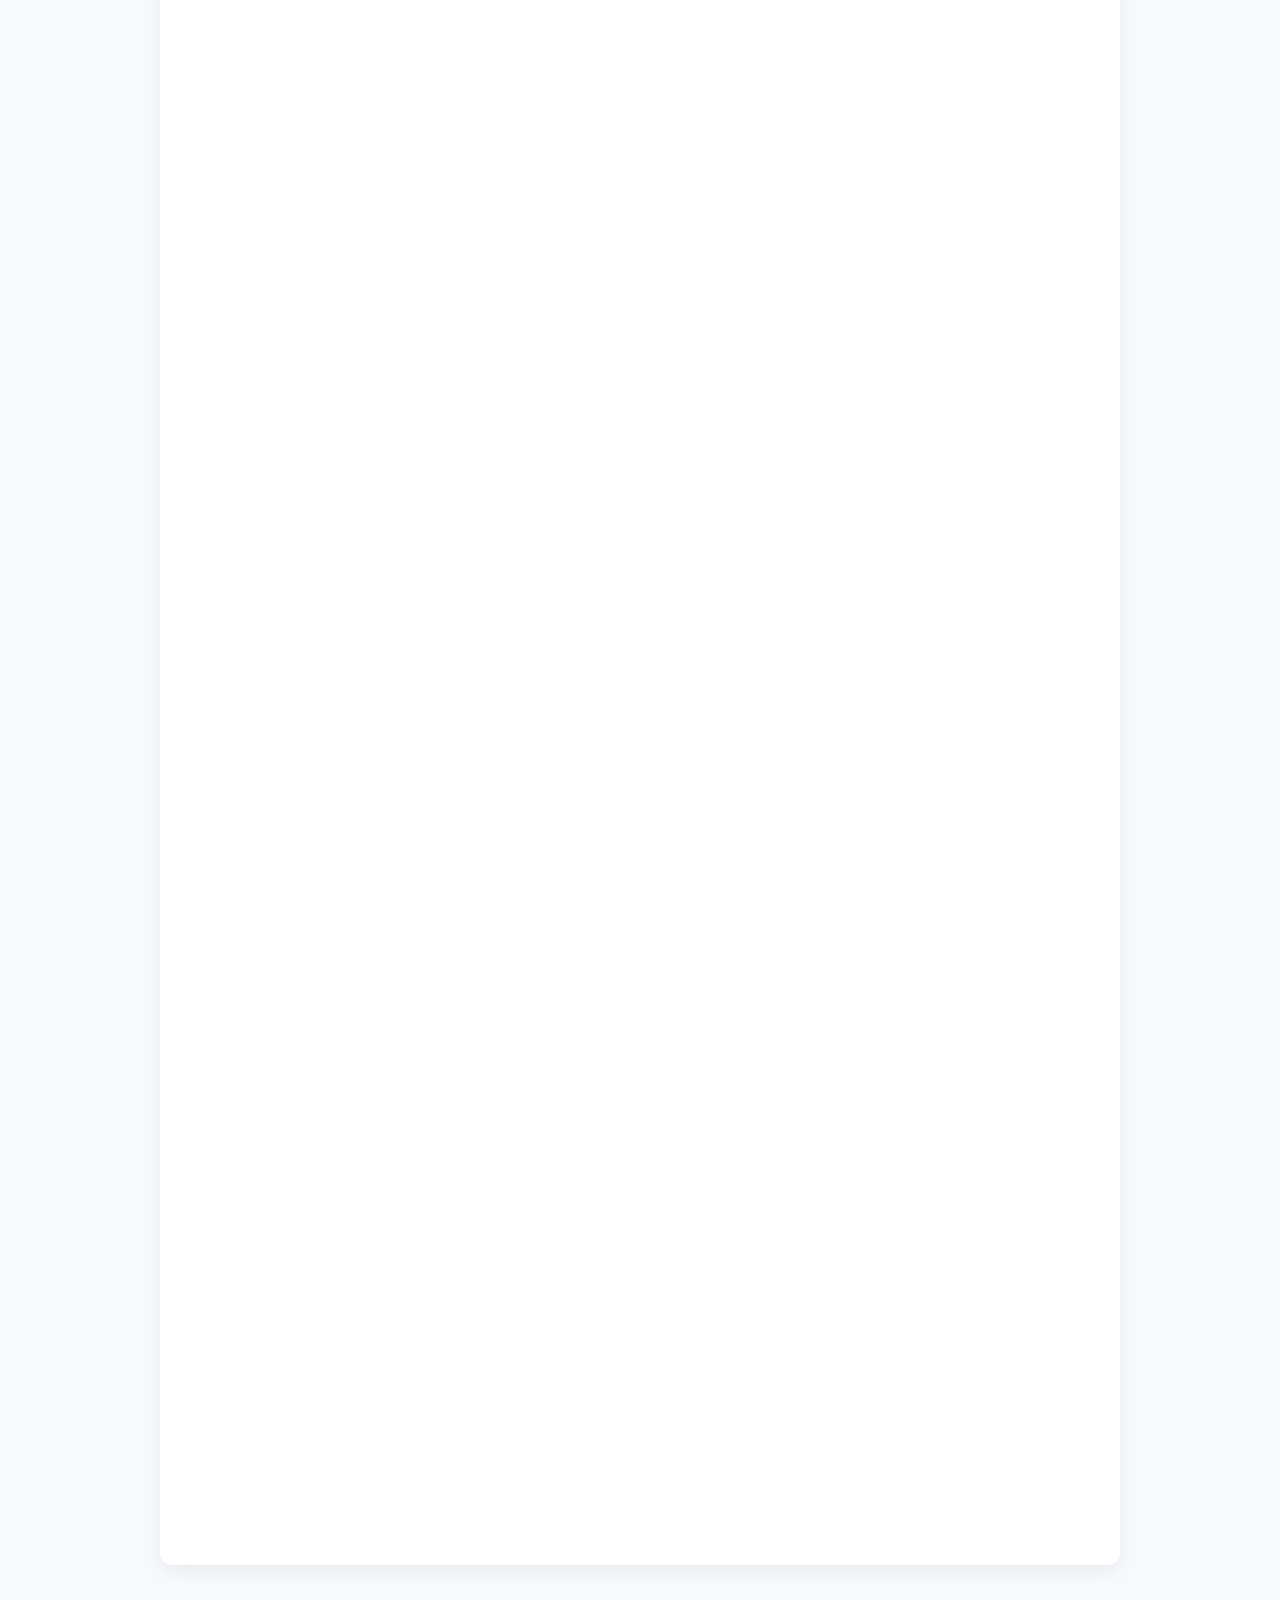
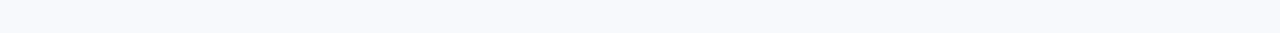
<file: Survey.html>
<!doctype html>
<html lang="en">
<head>
  <meta charset="utf-8">
  <meta name="viewport" content="width=device-width, initial-scale=1">
  <title>Survey Questionnaire - Mental Health Workshop</title>
  <meta name="description" content="The full questionnaire used for the Mental Health Awareness school project survey.">
  <style>
    :root {
      --bg: #f7f9fc;
      --card: #ffffff;
      --muted: #6b7280;
      --accent: #2563eb;
      --radius: 12px;
      --maxw: 1000px;
    }
    * { box-sizing: border-box; font-family: Inter, Segoe UI, Arial, sans-serif; }
    body { margin: 0; background: var(--bg); color: #0f172a; line-height: 1.6; }
    .container { max-width: var(--maxw); margin: 28px auto; padding: 20px; }
    header { display: flex; align-items: center; justify-content: space-between; margin-bottom: 20px; }
    h2 { margin: 0; font-size: 24px; }
    h3 { font-size: 20px; color: var(--accent); border-bottom: 1px solid #e2e8f0; padding-bottom: 8px; margin-top: 0; margin-bottom: 16px;}
    .card { background: var(--card); padding: 24px; border-radius: var(--radius); box-shadow: 0 6px 18px rgba(12, 18, 31, 0.06); margin-bottom: 20px; }
    .button { display: inline-block; padding: 8px 16px; border-radius: 10px; background: var(--accent); color: white; text-decoration: none; font-weight: 500; }
    .intro-text { font-style: italic; color: var(--muted); margin-bottom: 24px; }
    .question-block { margin-bottom: 28px; }
    .question-block p { font-weight: 600; margin-bottom: 10px; color: #1e293b; }
    .question-block ul { list-style: none; padding-left: 0; margin: 0; }
    .question-block li { margin-bottom: 8px; color: #475569; }
    .placeholder { color: var(--muted); font-style: italic; border-top: 1px solid #e2e8f0; padding-top: 10px; margin-top:10px; }
  </style>
</head>

  <body>
  <div class="container">
    <header>
      <h2>Survey</h2>
      <a href="index.html" class="button">Back</a>
    </header>

    <main>
      <div class="card">
        <p class="intro-text">This page contains the embedded Google Form used for our anonymous survey with students in Classes 5–8, aimed at understanding their awareness, stressors, and help-seeking attitudes before the workshop.</p>
<iframe src="https://docs.google.com/forms/d/e/1FAIpQLSfu0ghrtcoOZgbe-GZTQ5LXE3Afz5TN_jBuie8YktIyhLfFbg/viewform?embedded=true" width="640" height="4509" frameborder="0" marginheight="0" marginwidth="0">Loading…</iframe>
      </div>
    </main>
  </div>
  </body>
</html>
</file>
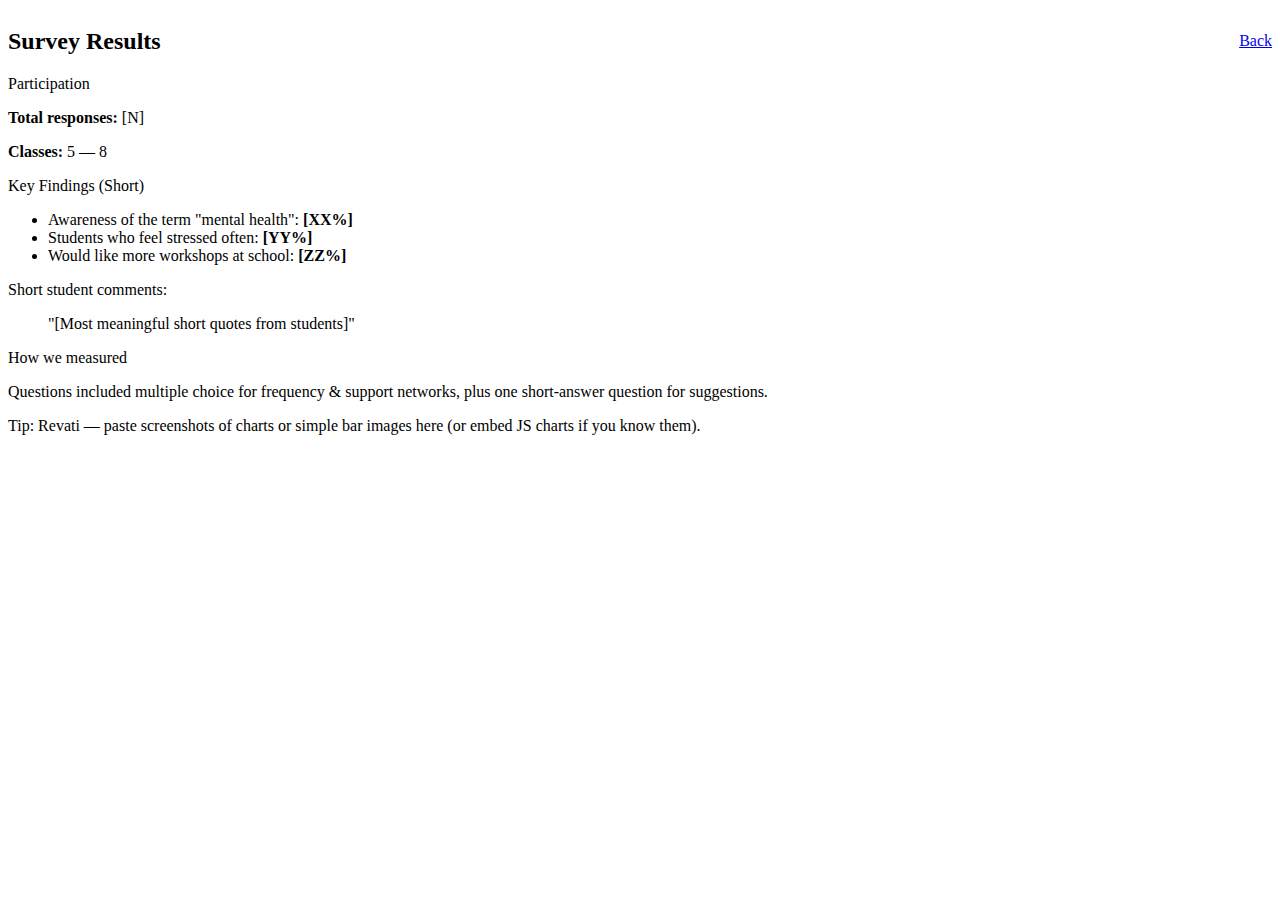
<file: survey.results.html>
<!doctype html>
<html lang="en">
<head>
  <meta charset="utf-8">
  <meta name="viewport" content="width=device-width,initial-scale=1">
  <title>Survey Results — Mental Health Workshop</title>
</head>
<body>
  <div class="container">
    <header style="display:flex;align-items:center;justify-content:space-between">
      <h2>Survey Results</h2>
      <a href="index.html" class="button">Back</a>
    </header>

    <div class="card">
      <div class="section-title">Participation</div>
      <p><strong>Total responses:</strong> <span id="totalResponses">[N]</span></p>
      <p><strong>Classes:</strong> 5 — 8</p>
    </div>

    <div class="card">
      <div class="section-title">Key Findings (Short)</div>
      <ul>
        <li>Awareness of the term "mental health": <strong>[XX%]</strong></li>
        <li>Students who feel stressed often: <strong>[YY%]</strong></li>
        <li>Would like more workshops at school: <strong>[ZZ%]</strong></li>
      </ul>
      <p>Short student comments:</p>
      <blockquote id="comments">"[Most meaningful short quotes from students]"</blockquote>
    </div>

    <div class="card">
      <div class="section-title">How we measured</div>
      <p>Questions included multiple choice for frequency & support networks, plus one short-answer question for suggestions.</p>
    </div>

    <p class="footer">Tip: Revati — paste screenshots of charts or simple bar images here (or embed JS charts if you know them).</p>
  </div>
</body>
</html>
</file>
<file: style.css>
:root{
  --bg:#f7f9fc;--card:#ffffff;--muted:#6b7280;--accent:#2563eb;--radius:12px;
  --maxw:1000px;
}
*{box-sizing:border-box;font-family:Inter,Segoe UI,Arial,sans-serif}
body{margin:0;background:var(--bg);color:#0f172a}
.container{max-width:var(--maxw);margin:28px auto;padding:20px}
header{display:flex;align-items:center;gap:16px}
.brand{display:flex;flex-direction:column}
h1{margin:0;font-size:20px}
nav{margin-top:8px}
nav a{margin-right:12px;color:var(--accent);text-decoration:none}
.card{background:var(--card);padding:18px;border-radius:var(--radius);box-shadow:0 6px 18px rgba(12,18,31,0.06);margin-top:16px}
.grid{display:grid;grid-template-columns:1fr 320px;gap:20px}
@media(max-width:900px){.grid{grid-template-columns:1fr}}
.kpi{display:flex;gap:12px;align-items:center}
.kpi strong{font-size:18px}
.section-title{font-size:16px;margin-bottom:8px}
ul.clean{padding-left:16px}
.gallery-grid{display:grid;grid-template-columns:repeat(3,1fr);gap:8px}
@media(max-width:600px){.gallery-grid{grid-template-columns:repeat(2,1fr)}}
.button{display:inline-block;padding:8px 12px;border-radius:10px;background:var(--accent);color:white;text-decoration:none}
.footer{margin-top:28px;font-size:13px;color:var(--muted)}
</file>
